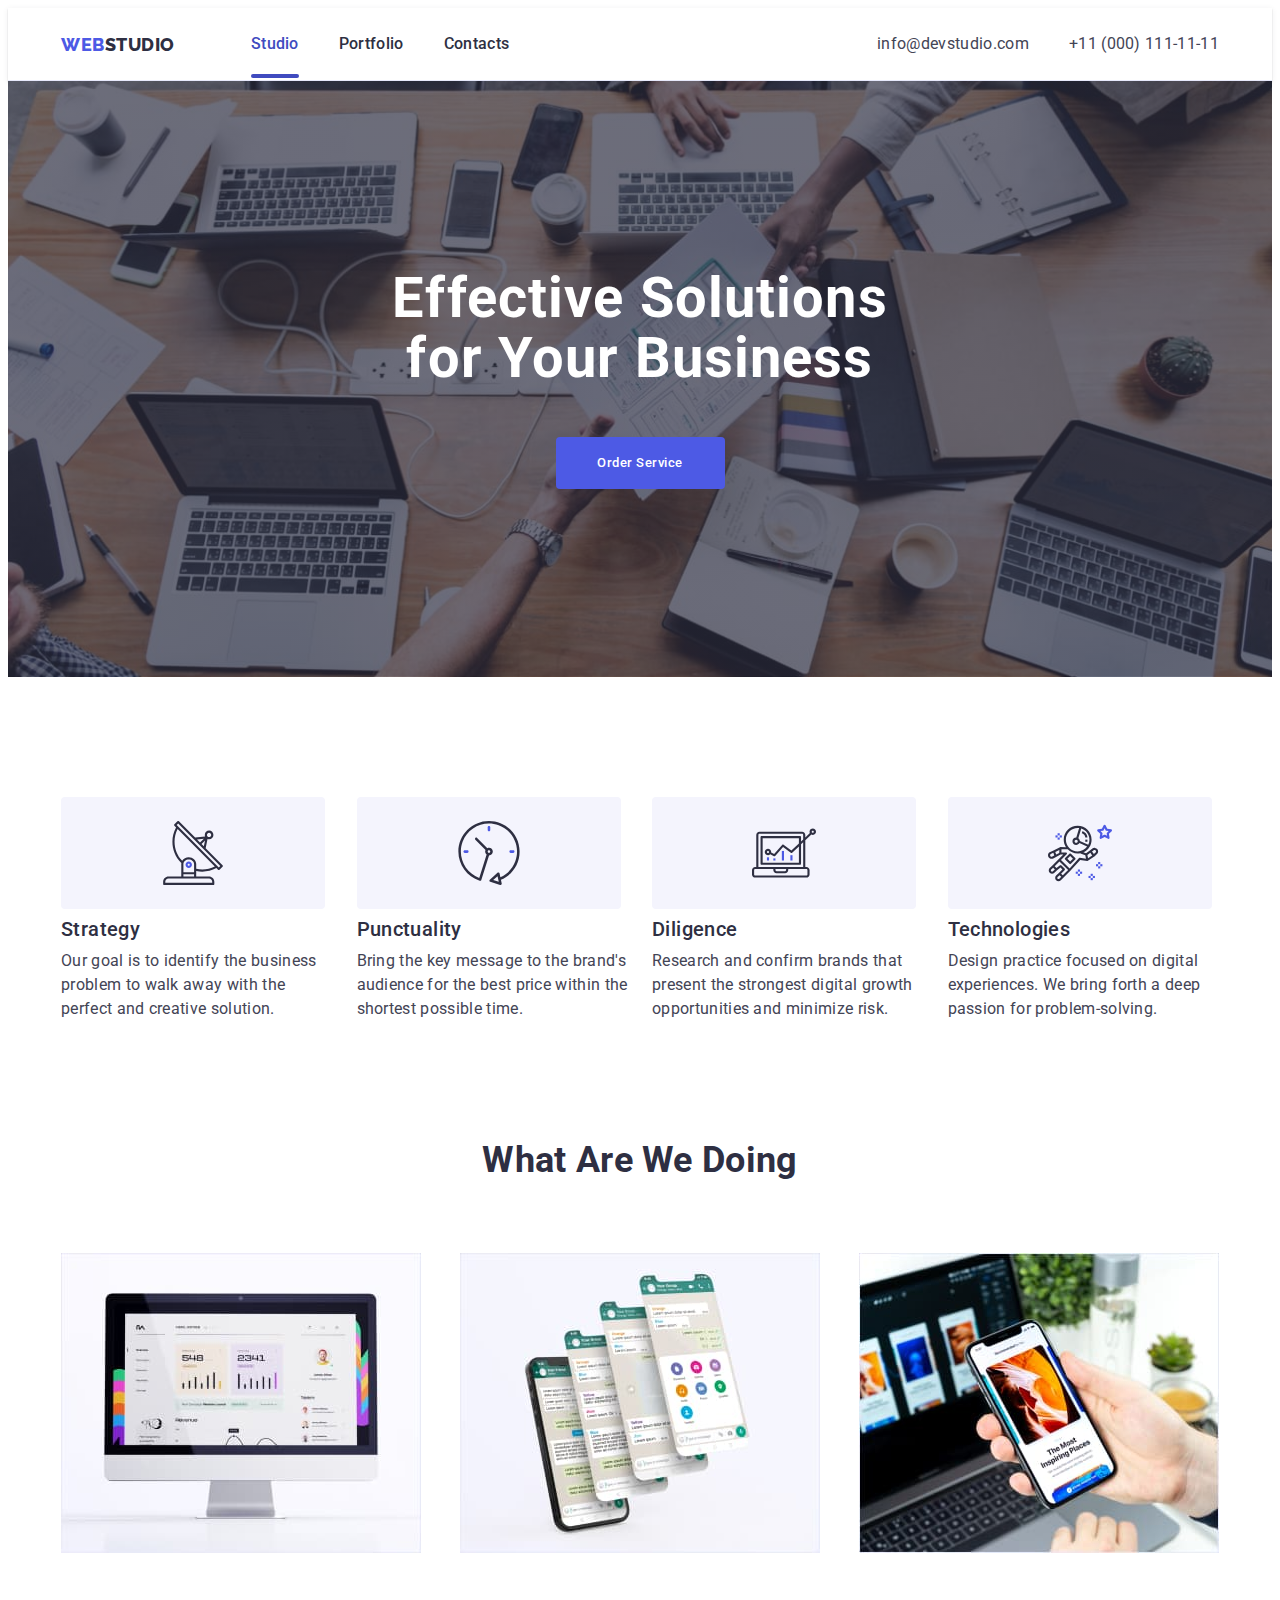
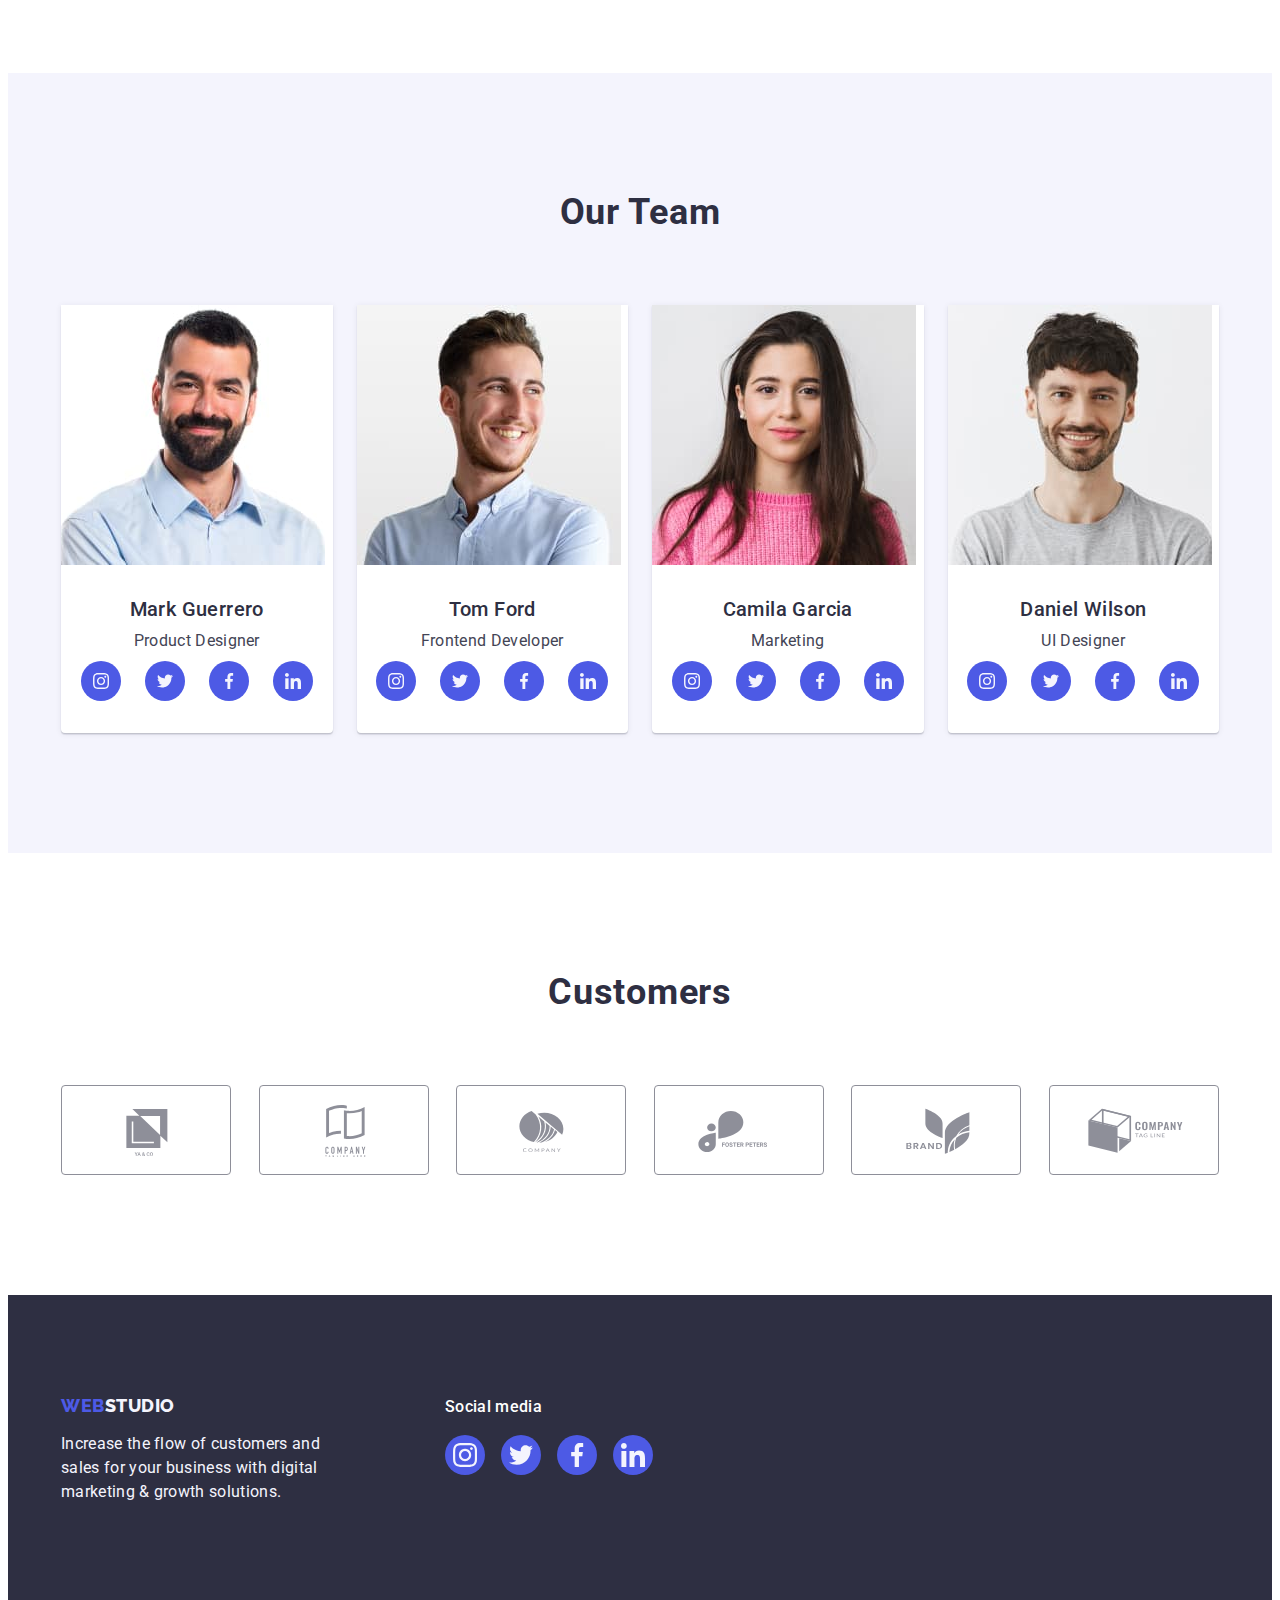
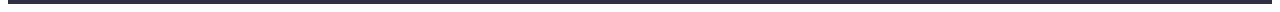
<file: index.html>
<!DOCTYPE html>
<html lang="en">
  <head>
    <meta charset="UTF-8" />
    <meta http-equiv="X-UA-Compatible" content="IE=edge" />
    <meta name="viewport" content="width=device-width, initial-scale=1.0" />
    <link rel="preconnect" href="https://fonts.googleapis.com" />
    <link rel="preconnect" href="https://fonts.gstatic.com" crossorigin />
    <link
      href="https://fonts.googleapis.com/css2?family=Raleway:wght@800&family=Roboto:wght@400;500;700;900&display=swap"
      rel="stylesheet"
    />

    <title>WebStudio</title>
    <link
      rel="stylesheet"
      href="https://cdnjs.cloudflare.com/ajax/libs/modern-normalize/2.0.0/modern-normalize.min.css"
      integrity="sha512-4xo8blKMVCiXpTaLzQSLSw3KFOVPWhm/TRtuPVc4WG6kUgjH6J03IBuG7JZPkcWMxJ5huwaBpOpnwYElP/m6wg=="
      crossorigin="anonymous"
      referrerpolicy="no-referrer"
    />
    <link rel="stylesheet" href="./css/styles.css" />
  </head>

  <body>
    <!-- ------------ HEADER -------------------- -->
    <header class="header">
      <div class="container header-container">
        <nav class="header-list">
          <a href="./index.html" class="header-logo link"
            >Web<span class="header-logo-span">Studio</span></a
          >
          <ul class="header-menu list">
            <li>
              <a href="./index.html" class="header-menu-link link current"
                >Studio</a
              >
            </li>
            <li>
              <a href="./portfolio.html" class="header-menu-link link"
                >Portfolio</a
              >
            </li>
            <li>
              <a href="" class="header-menu-link link">Contacts</a>
            </li>
          </ul>
        </nav>

        <address class="header-address">
          <ul class="header-address-list list">
            <li>
              <a
                href="mailto:info@devstudio.com"
                class="header-address-item link"
                >info@devstudio.com</a
              >
            </li>
            <li>
              <a href="tel:+110001111111" class="header-address-item link"
                >+11 (000) 111-11-11</a
              >
            </li>
          </ul>
        </address>
      </div>
    </header>

    <main>
      <!-- ------------------HERO--------------------- -->
      <section class="hero">
        <div class="container">
          <h1 class="hero-title">Effective Solutions for Your Business</h1>
          <button type="button" class="hero-button" data-modal-open>
            Order Service
          </button>
        </div>
      </section>
      <!-- ---------------BENEFITS---------------------------------- -->
      <section class="benefits">
        <div class="container benefits-container">
          <h2 class="benefits-title visually-hidden">Benefits</h2>
          <ul class="benefits-list list">
            <li class="benefits-item">
              <div class="benefits-item-block">
                <svg class="benefits-item-icon" width="64" height="64">
                  <use href="./images/icons.svg#icon-antenna"></use>
                </svg>
              </div>
              <h3 class="benefits-subtitle">Strategy</h3>
              <p class="benefits-item-text">
                Our goal is to identify the business problem to walk away with
                the perfect and creative solution.
              </p>
            </li>
            <li class="benefits-item">
              <div class="benefits-item-block">
                <svg class="benefits-item-icon" width="64" height="64">
                  <use href="./images/icons.svg#icon-clock"></use>
                </svg>
              </div>
              <h3 class="benefits-subtitle">Punctuality</h3>
              <p class="benefits-item-text">
                Bring the key message to the brand's audience for the best price
                within the shortest possible time.
              </p>
            </li>
            <li class="benefits-item">
              <div class="benefits-item-block">
                <svg class="benefits-item-icon" width="64" height="64">
                  <use href="./images/icons.svg#icon-diagram"></use>
                </svg>
              </div>
              <h3 class="benefits-subtitle">Diligence</h3>
              <p class="benefits-item-text">
                Research and confirm brands that present the strongest digital
                growth opportunities and minimize risk.
              </p>
            </li>
            <li class="benefits-item">
              <div class="benefits-item-block">
                <svg class="benefits-item-icon" width="64" height="64">
                  <use href="./images/icons.svg#icon-astronaut"></use>
                </svg>
              </div>
              <h3 class="benefits-subtitle">Technologies</h3>
              <p class="benefits-item-text">
                Design practice focused on digital experiences. We bring forth a
                deep passion for problem-solving.
              </p>
            </li>
          </ul>
        </div>
      </section>
      <!-- ------------------------ WORKS-------------------------------- -->
      <section class="works">
        <div class="container works-container">
          <h2 class="works-title">What are we doing</h2>
          <ul class="works-list list">
            <li class="works-list-item">
              <img
                src="./images/img-1.jpg"
                alt="browser on desktop"
                width="360"
                height="300"
              />
            </li>
            <li class="works-list-item">
              <img
                src="./images/img-2.jpg"
                alt="phone application"
                width="360"
                height="300"
              />
            </li>
            <li class="works-list-item">
              <img
                src="./images/img-3.jpg"
                alt="for telephone and computer"
                width="360"
                height="300"
              />
            </li>
          </ul>
        </div>
      </section>
      <!-- ---------------------------TEAM------------------------------ -->
      <section class="team">
        <div class="container team-container">
          <h2 class="team-title">Our Team</h2>
          <ul class="team-list list">
            <li class="team-item">
              <img
                src="./images/team-1.jpg"
                alt="Mark Guerrero`s photo"
                width="264"
              />
              <div class="teammate-name">
                <h3 class="team-subtitle">Mark Guerrero</h3>
                <p class="team-text">Product Designer</p>
                <ul class="team-soc-list">
                  <li class="team-soc-item">
                    <a
                      href=""
                      aria-label="instagram"
                      target="_blank"
                      rel="noopener noreferrer"
                      class="team-soc-link"
                    >
                      <svg class="team-soc-icon" width="16" height="16">
                        <use href="./images/icons.svg#icon-instagram"></use>
                      </svg>
                    </a>
                  </li>
                  <li class="team-soc-item">
                    <a
                      href=""
                      aria-label="twitter"
                      target="_blank"
                      rel="noopener noreferrer"
                      class="team-soc-link"
                    >
                      <svg class="team-soc-icon" width="16" height="16">
                        <use href="./images/icons.svg#icon-twitter"></use>
                      </svg>
                    </a>
                  </li>
                  <li class="team-soc-item">
                    <a
                      href=""
                      aria-label="facebook"
                      target="_blank"
                      rel="noopener noreferrer"
                      class="team-soc-link"
                    >
                      <svg class="team-soc-icon" width="16" height="16">
                        <use href="./images/icons.svg#icon-facebook"></use>
                      </svg>
                    </a>
                  </li>
                  <li class="team-soc-item">
                    <a
                      href=""
                      aria-label="linkedin"
                      target="_blank"
                      rel="noopener noreferrer"
                      class="team-soc-link"
                    >
                      <svg class="team-soc-icon" width="16" height="16">
                        <use href="./images/icons.svg#icon-linkedin"></use>
                      </svg>
                    </a>
                  </li>
                </ul>
              </div>
            </li>
            <!-- ---------------------------------- -->
            <li class="team-item">
              <img
                src="./images/team-2.jpg"
                alt="Tom Ford`s photo"
                width="264"
              />
              <div class="teammate-name">
                <h3 class="team-subtitle">Tom Ford</h3>
                <p class="team-text">Frontend Developer</p>
                <ul class="team-soc-list">
                  <li class="team-soc-item">
                    <a
                      href=""
                      aria-label="instagram"
                      target="_blank"
                      rel="noopener noreferrer"
                      class="team-soc-link"
                    >
                      <svg class="team-soc-icon" width="16" height="16">
                        <use href="./images/icons.svg#icon-instagram"></use>
                      </svg>
                    </a>
                  </li>
                  <li class="team-soc-item">
                    <a
                      href=""
                      aria-label="twitter"
                      target="_blank"
                      rel="noopener noreferrer"
                      class="team-soc-link"
                    >
                      <svg class="team-soc-icon" width="16" height="16">
                        <use href="./images/icons.svg#icon-twitter"></use>
                      </svg>
                    </a>
                  </li>
                  <li class="team-soc-item">
                    <a
                      href=""
                      aria-label="facebook"
                      target="_blank"
                      rel="noopener noreferrer"
                      class="team-soc-link"
                    >
                      <svg class="team-soc-icon" width="16" height="16">
                        <use href="./images/icons.svg#icon-facebook"></use>
                      </svg>
                    </a>
                  </li>
                  <li class="team-soc-item">
                    <a
                      href=""
                      aria-label="linkedin"
                      target="_blank"
                      rel="noopener noreferrer"
                      class="team-soc-link"
                    >
                      <svg class="team-soc-icon" width="16" height="16">
                        <use href="./images/icons.svg#icon-linkedin"></use>
                      </svg>
                    </a>
                  </li>
                </ul>
              </div>
              <!-- __________________________________________________________ -->
            </li>
            <li class="team-item">
              <img
                src="./images/team-3.jpg"
                alt="Camila Garcia`s photo"
                width="264"
              />
              <div class="teammate-name">
                <h3 class="team-subtitle">Camila Garcia</h3>
                <p class="team-text">Marketing</p>
                <ul class="team-soc-list">
                  <li class="team-soc-item">
                    <a
                      href=""
                      aria-label="instagram"
                      target="_blank"
                      rel="noopener noreferrer"
                      class="team-soc-link"
                    >
                      <svg class="team-soc-icon" width="16" height="16">
                        <use href="./images/icons.svg#icon-instagram"></use>
                      </svg>
                    </a>
                  </li>
                  <li class="team-soc-item">
                    <a
                      href=""
                      aria-label="twitter"
                      target="_blank"
                      rel="noopener noreferrer"
                      class="team-soc-link"
                    >
                      <svg class="team-soc-icon" width="16" height="16">
                        <use href="./images/icons.svg#icon-twitter"></use>
                      </svg>
                    </a>
                  </li>
                  <li class="team-soc-item">
                    <a
                      href=""
                      aria-label="facebook"
                      target="_blank"
                      rel="noopener noreferrer"
                      class="team-soc-link"
                    >
                      <svg class="team-soc-icon" width="16" height="16">
                        <use href="./images/icons.svg#icon-facebook"></use>
                      </svg>
                    </a>
                  </li>
                  <li class="team-soc-item">
                    <a
                      href=""
                      aria-label="linkedin"
                      target="_blank"
                      rel="noopener noreferrer"
                      class="team-soc-link"
                    >
                      <svg class="team-soc-icon" width="16" height="16">
                        <use href="./images/icons.svg#icon-linkedin"></use>
                      </svg>
                    </a>
                  </li>
                </ul>
              </div>
              <!-- ____________________________________________________________ -->
            </li>
            <li class="team-item">
              <img
                src="./images/team-4.jpg"
                alt="Daniel Wilson`s photo"
                width="264"
              />
              <div class="teammate-name">
                <h3 class="team-subtitle">Daniel Wilson</h3>
                <p class="team-text">UI Designer</p>
                <ul class="team-soc-list">
                  <li class="team-soc-item">
                    <a
                      href=""
                      aria-label="instagram"
                      target="_blank"
                      rel="noopener noreferrer"
                      class="team-soc-link"
                    >
                      <svg class="team-soc-icon" width="16" height="16">
                        <use href="./images/icons.svg#icon-instagram"></use>
                      </svg>
                    </a>
                  </li>
                  <li class="team-soc-item">
                    <a
                      href=""
                      aria-label="twitter"
                      target="_blank"
                      rel="noopener noreferrer"
                      class="team-soc-link"
                    >
                      <svg class="team-soc-icon" width="16" height="16">
                        <use href="./images/icons.svg#icon-twitter"></use>
                      </svg>
                    </a>
                  </li>
                  <li class="team-soc-item">
                    <a
                      href=""
                      aria-label="facebook"
                      target="_blank"
                      rel="noopener noreferrer"
                      class="team-soc-link"
                    >
                      <svg class="team-soc-icon" width="16" height="16">
                        <use href="./images/icons.svg#icon-facebook"></use>
                      </svg>
                    </a>
                  </li>
                  <li class="team-soc-item">
                    <a
                      href=""
                      aria-label="linkedin"
                      target="_blank"
                      rel="noopener noreferrer"
                      class="team-soc-link"
                    >
                      <svg class="team-soc-icon" width="16" height="16">
                        <use href="./images/icons.svg#icon-linkedin"></use>
                      </svg>
                    </a>
                  </li>
                </ul>
              </div>
              <!-- ____________________________________ -->
            </li>
          </ul>
        </div>
      </section>
      <!--------------------- CUSTOMERS ------------------------>
      <section class="customers">
        <div class="container">
          <h2 class="customers-title">Customers</h2>
          <ul class="customers-list">
            <li class="customers-item">
              <a
                href=""
                class="customers-item-link"
                target="_blank"
                rel="noopener noreferrer"
              >
                <svg class="customers-item-icon" width="104" height="56">
                  <use href="./images/icons.svg#icon-logo-1"></use>
                </svg>
              </a>
            </li>
            <li class="customers-item">
              <a
                href=""
                class="customers-item-link"
                target="_blank"
                rel="noopener noreferrer"
              >
                <svg class="customers-item-icon" width="104" height="56">
                  <use href="./images/icons.svg#icon-logo-2"></use></svg
              ></a>
            </li>
            <li class="customers-item">
              <a
                href=""
                class="customers-item-link"
                target="_blank"
                rel="noopener noreferrer"
              >
                <svg class="customers-item-icon" width="104" height="56">
                  <use href="./images/icons.svg#icon-logo-3"></use></svg
              ></a>
            </li>
            <li class="customers-item">
              <a
                href=""
                class="customers-item-link"
                target="_blank"
                rel="noopener noreferrer"
              >
                <svg class="customers-item-icon" width="104" height="56">
                  <use href="./images/icons.svg#icon-logo-4"></use></svg
              ></a>
            </li>
            <li class="customers-item">
              <a
                href=""
                class="customers-item-link"
                target="_blank"
                rel="noopener noreferrer"
              >
                <svg class="customers-item-icon" width="104" height="56">
                  <use href="./images/icons.svg#icon-logo-5"></use></svg
              ></a>
            </li>
            <li class="customers-item">
              <a
                href=""
                class="customers-item-link"
                target="_blank"
                rel="noopener noreferrer"
              >
                <svg class="customers-item-icon" width="104" height="56">
                  <use href="./images/icons.svg#icon-logo-6"></use></svg
              ></a>
            </li>
          </ul>
        </div>
      </section>
    </main>
    <!-- -------------------FOOTER--------------------- -->
    <footer class="footer">
      <div class="container footer-container">
        <div class="footer-general">
          <a href="./index.html" class="footer-logo link"
            >Web<span class="footer-logo-span">Studio</span></a
          >
          <p class="footer-text">
            Increase the flow of customers and sales for your business with
            digital marketing & growth solutions.
          </p>
        </div>

        <div class="footer-social">
          <p class="footer-social-text">Social media</p>
          <ul class="footer-soc-list">
            <li class="footer-soc-item">
              <a
                href=""
                aria-label="instagram"
                target="_blank"
                rel="noopener noreferrer"
                class="footer-soc-link"
              >
                <svg class="footer-soc-icon" width="24" height="24">
                  <use href="./images/icons.svg#icon-instagram"></use>
                </svg>
              </a>
            </li>
            <li class="footer-soc-item">
              <a
                href=""
                aria-label="twitter"
                target="_blank"
                rel="noopener noreferrer"
                class="footer-soc-link"
              >
                <svg class="footer-soc-icon" width="24" height="24">
                  <use href="./images/icons.svg#icon-twitter"></use>
                </svg>
              </a>
            </li>
            <li class="footer-soc-item">
              <a
                href=""
                aria-label="facebook"
                target="_blank"
                rel="noopener noreferrer"
                class="footer-soc-link"
              >
                <svg class="footer-soc-icon" width="24" height="24">
                  <use href="./images/icons.svg#icon-facebook"></use>
                </svg>
              </a>
            </li>
            <li class="footer-soc-item">
              <a
                href=""
                aria-label="linkedin"
                target="_blank"
                rel="noopener noreferrer"
                class="footer-soc-link"
              >
                <svg class="footer-soc-icon" width="24" height="24">
                  <use href="./images/icons.svg#icon-linkedin"></use>
                </svg>
              </a>
            </li>
          </ul>
        </div>
      </div>
    </footer>
    <div class="backdrop is-hidden" data-modal>
      <div class="modal">
        <button type="button" class="modal-button" data-modal-close>
          <svg width="8" height="8" class="modal-button-icon">
            <use href="./images/icons.svg#icon-close-cross"></use>
          </svg>
        </button>
      </div>
    </div>
    <script src="./js/modal.js"></script>
  </body>
</html>
</file>
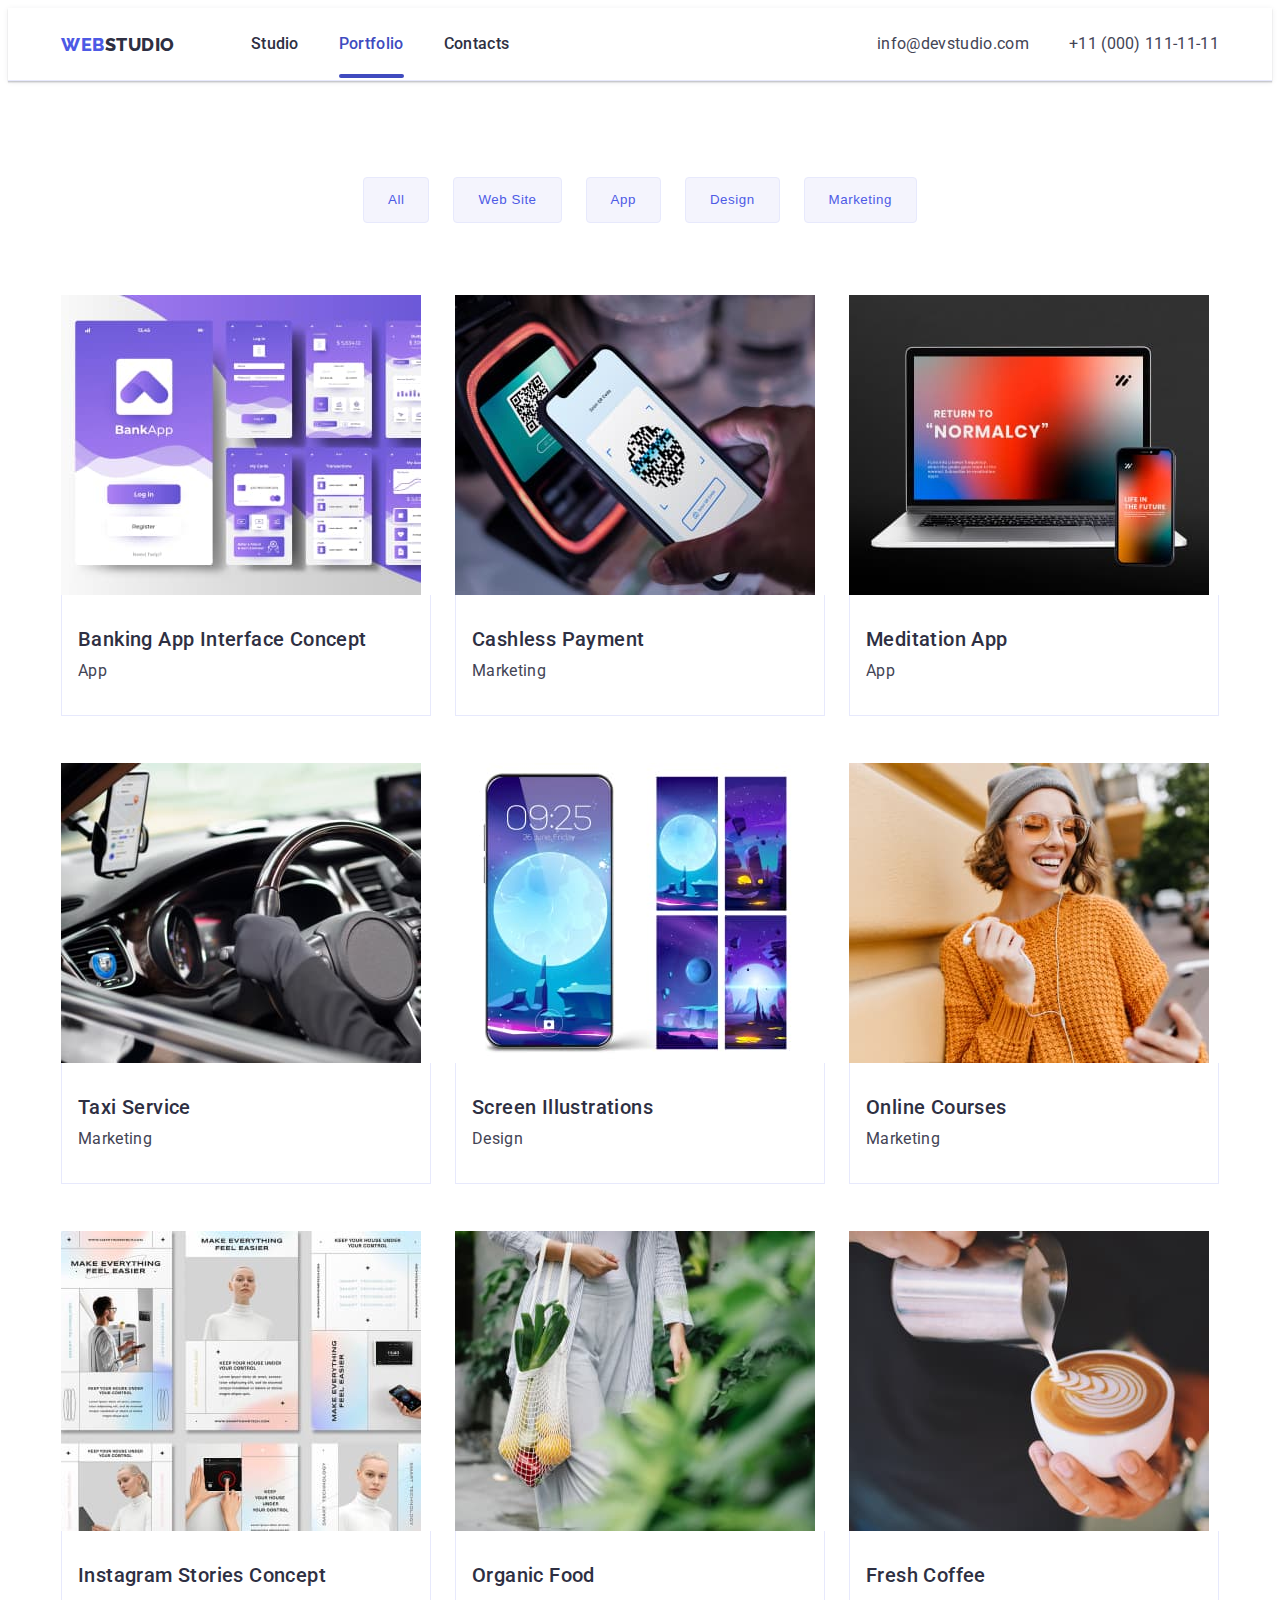
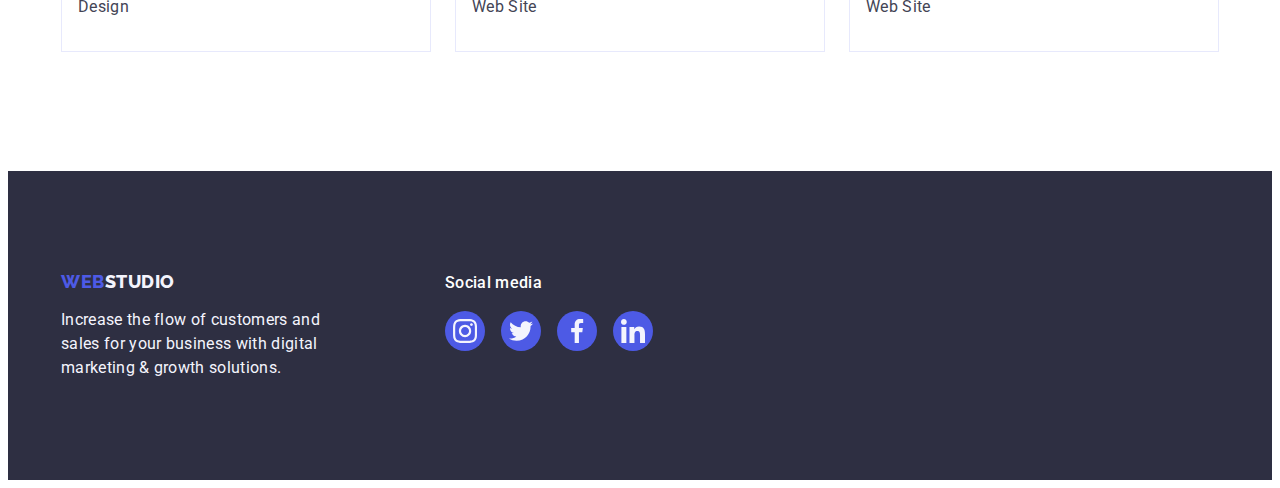
<file: portfolio.html>
<!DOCTYPE html>
<html lang="en">
  <head>
    <meta charset="UTF-8" />
    <meta http-equiv="X-UA-Compatible" content="IE=edge" />
    <meta name="viewport" content="width=device-width, initial-scale=1.0" />
    <link rel="preconnect" href="https://fonts.googleapis.com" />
    <link rel="preconnect" href="https://fonts.gstatic.com" crossorigin />
    <link
      href="https://fonts.googleapis.com/css2?family=Raleway:wght@800&family=Roboto:wght@400;500;700;900&display=swap"
      rel="stylesheet"
    />

    <title>Portfolio WebStudio</title>
    <link
      rel="stylesheet"
      href="https://cdnjs.cloudflare.com/ajax/libs/modern-normalize/2.0.0/modern-normalize.min.css"
      integrity="sha512-4xo8blKMVCiXpTaLzQSLSw3KFOVPWhm/TRtuPVc4WG6kUgjH6J03IBuG7JZPkcWMxJ5huwaBpOpnwYElP/m6wg=="
      crossorigin="anonymous"
      referrerpolicy="no-referrer"
    />
    <link rel="stylesheet" href="./css/styles.css" />
  </head>

  <body>
    <header class="header">
      <div class="container header-container">
        <nav class="header-list">
          <a href="./index.html" class="header-logo link"
            >Web<span class="header-logo-span">Studio</span></a
          >
          <ul class="header-menu list">
            <li>
              <a href="./index.html" class="header-menu-link link">Studio</a>
            </li>
            <li>
              <a href="./portfolio.html" class="header-menu-link link current"
                >Portfolio</a
              >
            </li>
            <li>
              <a href="" class="header-menu-link link">Contacts</a>
            </li>
          </ul>
        </nav>

        <address class="header-address">
          <ul class="header-address-list list">
            <li>
              <a
                href="mailto:info@devstudio.com"
                class="header-address-item link"
                >info@devstudio.com</a
              >
            </li>
            <li>
              <a href="tel:+110001111111" class="header-address-item link"
                >+11 (000) 111-11-11</a
              >
            </li>
          </ul>
        </address>
      </div>
    </header>

    <main>
      <section class="portfolio">
        <div class="container portfolio-container">
          <h1 class="portfolio-title visually-hidden">Our projects</h1>

          <ul class="portfolio-list list">
            <li class="portfolio-list-item">
              <button type="button" class="portfolio-button">All</button>
            </li>
            <li class="portfolio-list-item">
              <button type="button" class="portfolio-button">Web Site</button>
            </li>
            <li class="portfolio-list-item">
              <button type="button" class="portfolio-button">App</button>
            </li>
            <li class="portfolio-list-item">
              <button type="button" class="portfolio-button">Design</button>
            </li>
            <li class="portfolio-list-item">
              <button type="button" class="portfolio-button">Marketing</button>
            </li>
          </ul>

          <ul class="projects list">
            <li class="projects-item">
              <a href="" class="projects-link link">
                <div class="portfolio-cover">
                  <img
                    src="./images/port-1.jpg"
                    alt="App interface"
                    width="360"
                    height="300"
                  />
                  <p class="portfolio-cover-text">
                    14 Stylish and User-Friendly App Design Concepts · Task
                    Manager App · Calorie Tracker App · Exotic Fruit Ecommerce
                    App · Cloud Storage App
                  </p>
                </div>
                <div class="projects-text-cont">
                  <h2 class="projects-title">Banking App Interface Concept</h2>
                  <p class="projects-text">App</p>
                </div>
              </a>
            </li>

            <li class="projects-item">
              <a href="" class="projects-link link">
                <div class="portfolio-cover">
                  <img
                    src="./images/port-2.jpg"
                    alt="Cashless payment"
                    width="360"
                    height="300"
                  />
                  <p class="portfolio-cover-text">
                    14 Stylish and User-Friendly App Design Concepts · Task
                    Manager App · Calorie Tracker App · Exotic Fruit Ecommerce
                    App · Cloud Storage App
                  </p>
                </div>
                <div class="projects-text-cont">
                  <h2 class="projects-title">Cashless Payment</h2>
                  <p class="projects-text">Marketing</p>
                </div>
              </a>
            </li>

            <li class="projects-item">
              <a href="" class="projects-link link">
                <div class="portfolio-cover">
                  <img
                    src="./images/port-3.jpg"
                    alt="Telephone and computer App"
                    width="360"
                    height="300"
                  />
                  <p class="portfolio-cover-text">
                    14 Stylish and User-Friendly App Design Concepts · Task
                    Manager App · Calorie Tracker App · Exotic Fruit Ecommerce
                    App · Cloud Storage App
                  </p>
                </div>
                <div class="projects-text-cont">
                  <h2 class="projects-title">Meditation App</h2>
                  <p class="projects-text">App</p>
                </div>
              </a>
            </li>
            <li class="projects-item">
              <a href="" class="projects-link link">
                <div class="portfolio-cover">
                  <img
                    src="./images/port-4.jpg"
                    alt="Inside car"
                    width="360"
                    height="300"
                  />
                  <p class="portfolio-cover-text">
                    14 Stylish and User-Friendly App Design Concepts · Task
                    Manager App · Calorie Tracker App · Exotic Fruit Ecommerce
                    App · Cloud Storage App
                  </p>
                </div>
                <div class="projects-text-cont">
                  <h2 class="projects-title">Taxi Service</h2>
                  <p class="projects-text">Marketing</p>
                </div>
              </a>
            </li>
            <li class="projects-item">
              <a href="" class="projects-link link">
                <div class="portfolio-cover">
                  <img
                    src="./images/port-5.jpg"
                    alt="Walpapers and themes for desktop"
                    width="360"
                    height="300"
                  />
                  <p class="portfolio-cover-text">
                    14 Stylish and User-Friendly App Design Concepts · Task
                    Manager App · Calorie Tracker App · Exotic Fruit Ecommerce
                    App · Cloud Storage App
                  </p>
                </div>
                <div class="projects-text-cont">
                  <h2 class="projects-title">Screen Illustrations</h2>
                  <p class="projects-text">Design</p>
                </div>
              </a>
            </li>
            <li class="projects-item">
              <a href="" class="projects-link link">
                <div class="portfolio-cover">
                  <img
                    src="./images/port-6.jpg"
                    alt="Girl with telephone"
                    width="360"
                    height="300"
                  />
                  <p class="portfolio-cover-text">
                    14 Stylish and User-Friendly App Design Concepts · Task
                    Manager App · Calorie Tracker App · Exotic Fruit Ecommerce
                    App · Cloud Storage App
                  </p>
                </div>
                <div class="projects-text-cont">
                  <h2 class="projects-title">Online Courses</h2>
                  <p class="projects-text">Marketing</p>
                </div>
              </a>
            </li>
            <li class="projects-item">
              <a href="" class="projects-link link">
                <div class="portfolio-cover">
                  <img
                    src="./images/port-7.jpg"
                    alt="Designs for stories"
                    width="360"
                    height="300"
                  />
                  <p class="portfolio-cover-text">
                    14 Stylish and User-Friendly App Design Concepts · Task
                    Manager App · Calorie Tracker App · Exotic Fruit Ecommerce
                    App · Cloud Storage App
                  </p>
                </div>
                <div class="projects-text-cont">
                  <h2 class="projects-title">Instagram Stories Concept</h2>
                  <p class="projects-text">Design</p>
                </div>
              </a>
            </li>
            <li class="projects-item">
              <a href="" class="projects-link link">
                <div class="portfolio-cover">
                  <img
                    src="./images/port-8.jpg"
                    alt="Girl with shopper"
                    width="360"
                    height="300"
                  />
                  <p class="portfolio-cover-text">
                    14 Stylish and User-Friendly App Design Concepts · Task
                    Manager App · Calorie Tracker App · Exotic Fruit Ecommerce
                    App · Cloud Storage App
                  </p>
                </div>
                <div class="projects-text-cont">
                  <h2 class="projects-title">Organic Food</h2>
                  <p class="projects-text">Web Site</p>
                </div>
              </a>
            </li>
            <li class="projects-item">
              <a href="" class="projects-link link">
                <div class="portfolio-cover">
                  <img
                    src="./images/port-9.jpg"
                    alt="Cup of coffee"
                    width="360"
                    height="300"
                  />
                  <p class="portfolio-cover-text">
                    14 Stylish and User-Friendly App Design Concepts · Task
                    Manager App · Calorie Tracker App · Exotic Fruit Ecommerce
                    App · Cloud Storage App
                  </p>
                </div>
                <div class="projects-text-cont">
                  <h2 class="projects-title">Fresh Coffee</h2>
                  <p class="projects-text">Web Site</p>
                </div>
              </a>
            </li>
          </ul>
        </div>
      </section>
    </main>

    <footer class="footer">
      <div class="container footer-container">
        <div class="footer-general">
          <a href="./index.html" class="footer-logo link"
            >Web<span class="footer-logo-span">Studio</span></a
          >
          <p class="footer-text">
            Increase the flow of customers and sales for your business with
            digital marketing & growth solutions.
          </p>
        </div>

        <div class="footer-social">
          <p class="footer-social-text">Social media</p>
          <ul class="footer-soc-list">
            <li class="footer-soc-item">
              <a
                href=""
                aria-label="instagram"
                target="_blank"
                rel="noopener noreferrer"
                class="footer-soc-link"
              >
                <svg class="footer-soc-icon" width="24" height="24">
                  <use href="./images/icons.svg#icon-instagram"></use>
                </svg>
              </a>
            </li>
            <li class="footer-soc-item">
              <a
                href=""
                aria-label="twitter"
                target="_blank"
                rel="noopener noreferrer"
                class="footer-soc-link"
              >
                <svg class="footer-soc-icon" width="24" height="24">
                  <use href="./images/icons.svg#icon-twitter"></use>
                </svg>
              </a>
            </li>
            <li class="footer-soc-item">
              <a
                href=""
                aria-label="facebook"
                target="_blank"
                rel="noopener noreferrer"
                class="footer-soc-link"
              >
                <svg class="footer-soc-icon" width="24" height="24">
                  <use href="./images/icons.svg#icon-facebook"></use>
                </svg>
              </a>
            </li>
            <li class="footer-soc-item">
              <a
                href=""
                aria-label="linkedin"
                target="_blank"
                rel="noopener noreferrer"
                class="footer-soc-link"
              >
                <svg class="footer-soc-icon" width="24" height="24">
                  <use href="./images/icons.svg#icon-linkedin"></use>
                </svg>
              </a>
            </li>
          </ul>
        </div>
      </div>
    </footer>
  </body>
</html>
</file>
<file: css/styles.css>
:root {
  --logo-footer: #f4f4fd;
  --logo-color-main: #4d5ae5;
  --hero-sect-color: #ffffff;
  --notmain-color: #2e2f42;
  --footer-color-logotext: #f4f4fd;
  --main-color: #434455;
  --button-color: #e7e9fc;
  --hover-focus-color: #404bbf;
  --hover-focus-bgc: #31d0aa;
  --customers-color: #8e8f99;
  --transition-effect: 250ms cubic-bezier(0.4, 0, 0.2, 1);
}

body {
  font-family: Roboto, sans-serif;
  font-style: normal;
  font-weight: 400;
  font-size: 16px;
  line-height: 1.5;
  letter-spacing: 0.02em;
  color: #434455;
  background-color: #ffffff;
}
p,
h1,
h2,
h3,
h4,
h5,
h6 {
  margin-top: 0;
  margin-bottom: 0;
}
ul {
  list-style-type: none;
  margin-top: 0;
  margin-bottom: 0;
  padding-left: 0;
  list-style: none;
}
img {
  display: block;
}
.container {
  width: 100%;
  width: 1158px;
  padding-left: 15px;
  padding-right: 15px;
  margin: 0 auto;
}
.visually-hidden {
  position: absolute;
  width: 1px;
  height: 1px;
  margin: -1px;
  border: 0;
  padding: 0;
  white-space: nowrap;
  clip-path: inset(100%);
  clip: rect(0 0 0 0);
  overflow: hidden;
}
/** ---------------------HEADER--------------------- */
.header-container {
  display: flex;
  align-items: center;
}
.header {
  border-bottom: 1px solid #e7e9fc;
  box-shadow: 0px 2px 1px rgba(46, 47, 66, 0.08),
    0px 1px 1px rgba(46, 47, 66, 0.16), 0px 1px 6px rgba(46, 47, 66, 0.08);
}
.header-list {
  display: flex;
  align-items: center;
}
.header-logo {
  font-family: 'Raleway', sans-serif;
  font-weight: 800;
  font-size: 18px;
  line-height: 1.17;
  letter-spacing: 0.03em;
  text-transform: uppercase;
  color: var(--logo-color-main);
  margin-right: 76px;
  display: flex;
  align-items: center;
  padding-top: 25.5px;
  padding-bottom: 25.5px;
}
.header-logo.link {
  text-decoration: none;
}
.header-logo-span {
  color: #2e2f42;
}
.header-menu {
  display: flex;
  gap: 40px;
  align-items: center;
}
.header-menu.list {
  list-style: none;
}
.header-menu-link {
  font-weight: 500;
  font-size: 16px;
  line-height: 1.5;
  letter-spacing: 0.02em;
  color: var(--notmain-color);
  padding: 24px 0;
  transition: color var(--transition-effect);
}

.header-menu-link.link {
  text-decoration: none;
}
.header-menu-link:hover,
.header-menu-link:focus {
  color: #404bbf;
}
.current {
  position: relative;
}
.current::after {
  content: '';
  position: absolute;
  width: 100%;
  height: 4px;
  background: #404bbf;
  border-radius: 2px;
  left: 0;
  bottom: -1px;
}
.header-menu-link.current {
  color: #404bbf;
}
.header-address {
  font-style: normal;
  margin-left: auto;
}
.header-address-list {
  display: flex;
  gap: 40px;
}
.header-address-list.list {
  list-style: none;
}
.header-address-item {
  font-style: normal;
  font-weight: 400;
  font-size: 16px;
  line-height: 24px;
  letter-spacing: 0.02em;
  color: var(--main-color);
  transition: color var(--transition-effect);
}
.header-address-item.link {
  text-decoration: none;
}
.header-address-item.link:hover,
.header-address-item.link:focus {
  color: #404bbf;
}
/** ---------------------HERO SECTION--------------------- */
.hero {
  padding: 188px 0;
  background-color: #2e2f42;
  background-image: linear-gradient(
      rgba(46, 47, 66, 0.7),
      rgba(46, 47, 66, 0.7)
    ),
    url(../images/people-office.jpg);
  background-repeat: no-repeat;
  background-position: center;
  background-size: cover;
  max-width: 1440px;
  margin: 0 auto;
}
.hero-container {
  padding: 188px 0;
}
.hero-title {
  font-weight: 700;
  font-size: 56px;
  line-height: 1.07;
  letter-spacing: 0.02em;
  color: var(--hero-sect-color);
  max-width: 496px;
  margin-right: auto;
  margin-left: auto;
  text-align: center;
  margin-bottom: 48px;
}
.hero-button {
  font-family: inherit;
  font-weight: 500;
  line-height: 1.5;
  letter-spacing: 0.04em;
  color: var(--hero-sect-color);
  background-color: #4d5ae5;
  cursor: pointer;
  padding: 16px 32px;
  border-radius: 4px;
  border: none;
  margin-right: auto;
  margin-left: auto;
  display: block;
  min-width: 169px;
  transition: background-color var(--transition-effect);
}
.hero-button:hover,
.hero-button:focus {
  background-color: #404bbf;
}

/** ---------------------BENEFITS SECTION--------------------- */
.benefits {
  padding: 120px 0;
}
.benefits-container {
}
.benefits-title {
  visibility: visually-hidden;
}
.benefits-list {
  display: flex;
  gap: 24px;
}
.benefits-item-block {
  width: 264px;
  height: 112px;
  background: #f4f4fd;
  border-radius: 4px;
  margin-bottom: 8px;
  display: flex;
  align-items: center;
  justify-content: center;
}
.benefits-item-icon {
}
.benefits-item {
  width: calc((100% - 72px) / 4);
}
.benefits-subtitle {
  font-weight: 500;
  font-size: 20px;
  line-height: 1.2;
  letter-spacing: 0.02em;
  color: var(--notmain-color);
  margin-bottom: 8px;
}
.benefits-item-text {
}

/** ---------------------WORKS--------------------- */
.works {
  padding-bottom: 120px;
}
.works-container {
}
.works-title {
  font-weight: 700;
  font-size: 36px;
  line-height: 1.11;
  text-transform: capitalize;
  text-align: center;
  color: var(--notmain-color);
  margin-bottom: 72px;
}
.works-list {
  display: flex;
  justify-content: space-between;
  gap: 24px;
}
.works-list.list {
  list-style: none;
}
/** ---------------------TEAM SECTION--------------------- */
.team {
  background-color: #f4f4fd;
  padding: 120px 0;
}
.team-container {
}
.team-title {
  font-weight: 700;
  font-size: 36px;
  line-height: 1.11;
  letter-spacing: 0.02em;
  text-transform: capitalize;
  text-align: center;
  color: var(--notmain-color);
  margin-bottom: 72px;
}
.team-list {
  display: flex;
  gap: 24px;
}
.team-list.list {
  list-style: none;
}
.team-item {
  background-color: #ffffff;
  box-shadow: 0px 1px 6px rgba(46, 47, 66, 0.08),
    0px 1px 1px rgba(46, 47, 66, 0.16), 0px 2px 1px rgba(46, 47, 66, 0.08);
  border-radius: 0px 0px 4px 4px;
  width: calc((100% - 72px) / 4);
}
.team-subtitle {
  font-weight: 500;
  font-size: 20px;
  line-height: 1.2;
  letter-spacing: 0.02em;
  color: var(--notmain-color);
  margin-bottom: 8px;
  text-align: center;
}
.team-text {
  text-align: center;
  margin-bottom: 8px;
}
.teammate-name {
  min-width: 232px;
  align-items: center;
  padding: 32px 0;
}
.team-soc-list {
  display: flex;
  gap: 24px;
  justify-content: center;
}
.team-soc-item {
  display: flex;
  align-items: center;
  justify-content: center;
}
.team-soc-link {
  width: 40px;
  height: 40px;
  background: var(--logo-color-main);
  border-radius: 50%;
  display: flex;
  align-items: center;
  justify-content: center;
  transition: background-color var(--transition-effect);
}
.team-soc-link:hover {
  background-color: #404bbf;
}
.team-soc-link:focus,
.team-soc-link:active {
  background-color: #404bbf;
}
.team-soc-icon {
  fill: var(--footer-color-logotext);
}

/** ---------------------CUSTOMERS--------------------- */
.customers {
  padding-top: 120px;
  padding-bottom: 120px;
}

.customers-title {
  font-weight: 700;
  font-size: 36px;
  line-height: 1.11;
  text-align: center;
  letter-spacing: 0.02em;
  text-transform: capitalize;
  color: var(--notmain-color);
  margin-bottom: 72px;
}
.customers-list {
  display: flex;
  gap: 24px;
  justify-content: space-between;
}
.customers-item {
}
.customers-item-link {
  width: 168px;
  height: 88px;
  radius: 4px;
  border: 1px solid var(--customers-color);
  color: var(--customers-color);
  border-radius: 4px;
  display: flex;
  align-items: center;
  justify-content: center;
  border-color: var(--customers-color);

  transition: border-color var(--transition-effect),
    color var(--transition-effect);
  /* transition: border-color var(--transition-effect); */
}
.customers-item-link:hover {
  color: #404bbf;
  border-color: #404bbf;
}
.customers-item-link:focus {
  color: #404bbf;
  border-color: #404bbf;
}
.customers-item-icon {
  fill: currentColor;
}

/* .customers-item-icon {
  fill: var(--customers-color);
  transition: fill var(--transition-effect);
}
.customers-item-link:hover .customers-item-icon,
.customers-item-link:focus .customers-item-icon {
  fill: var(--hover-focus-color);
} */
/** ---------------------FOOTER--------------------- */

.footer {
  background-color: #2e2f42;
  padding-bottom: 120px;
  padding: 100px 0;
}
.footer-container {
  display: flex;
  align-items: baseline;
}
.footer-general {
  margin-right: 120px;
}
.footer-logo {
  font-family: 'Raleway', sans-serif;
  font-weight: 800;
  font-size: 18px;
  line-height: 1.17;
  letter-spacing: 0.03em;
  text-transform: uppercase;
  color: var(--logo-color-main);
}
.footer-logo.link {
  text-decoration: none;
  display: inline-block;
  margin-bottom: 16px;
}
.footer-logo-span {
  color: #f4f4fd;
}
.footer-text {
  color: var(--footer-color-logotext);
  max-width: 264px;
}

.footer-social {
}
.footer-social-text {
  font-weight: 500;
  font-size: 16px;
  line-height: 1.5;
  letter-spacing: 0.02em;
  color: var(--hero-sect-color);
  margin-bottom: 16px;
}
.footer-soc-list {
  display: flex;
  gap: 16px;
}
.footer-soc-item {
}
.footer-soc-link {
  width: 40px;
  height: 40px;
  background-color: var(--logo-color-main);
  border-radius: 50%;
  display: flex;
  align-items: center;
  justify-content: center;
  transition: background-color var(--transition-effect);
}
.footer-soc-icon {
  fill: var(--logo-footer);
}

.footer-soc-link:hover,
.footer-soc-link:focus {
  background-color: #31d0aa;
}
/* 
.team-soc-link:focus {
  background-color: #31d0aa;
} */

/** ---------------------PORTFOLIO--------------------- */
.portfolio {
  padding-top: 96px;
  padding-bottom: 120px;
}
.portfolio-container {
}
.portfolio-title {
  .visually-hidden;
}
.portfolio-list {
  display: flex;
  justify-content: center;
  margin-bottom: 72px;
}
.portfolio-list.list {
  list-style: none;
}
.portfolio-list-item {
  margin-right: 24px;
}
.portfolio-list-item:last-child {
  margin-right: 0;
}
.buttons-container {
  margin-bottom: 72px;
}
.portfolio-button {
  font-weight: 500;
  line-height: 1.5;
  letter-spacing: 0.04em;
  color: #4d5ae5;
  cursor: pointer;
  background-color: #f4f4fd;
  padding: 12px 24px;
  border: 1px solid var(--button-color);
  border-radius: 4px;
  transition: color 250ms cubic-bezier(0.4, 0, 0.2, 1),
    background-color 250ms cubic-bezier(0.4, 0, 0.2, 1),
    border-color 250ms cubic-bezier(0.4, 0, 0.2, 1),
    box-shadow 250ms cubic-bezier(0.4, 0, 0.2, 1);
}
.portfolio-button:focus,
.portfolio-button:hover {
  color: #ffffff;
  background-color: #404bbf;
  border: 1px solid transparent;
  box-shadow: 0px 3px 1px rgba(0, 0, 0, 0.1), 0px 2px 1px rgba(0, 0, 0, 0.08),
    0px 2px 2px rgba(0, 0, 0, 0.12);
}
/** ---------------------PROJECTS--------------------- */

.projects {
  display: flex;
  flex-wrap: wrap;
  row-gap: 48px;
  column-gap: 24px;
}
.projects.list {
  list-style: none;
}
.projects-link {
  display: block;
}
.projects-link:hover {
  box-shadow: 0px 1px 6px rgba(46, 47, 66, 0.08),
    0px 1px 1px rgba(46, 47, 66, 0.16), 0px 2px 1px rgba(46, 47, 66, 0.08);
}

.projects-link:focus,
.projects-link:active {
  box-shadow: 0px 1px 6px rgba(46, 47, 66, 0.08),
    0px 1px 1px rgba(46, 47, 66, 0.16), 0px 2px 1px rgba(46, 47, 66, 0.08);
}
.projects-link.link {
  text-decoration: none;
}
.projects-link {
  transition: box-shadow 250ms cubic-bezier(0.4, 0, 0.2, 1);
}
.projects-item {
  width: 360px;
  height: 420px;
  width: calc((100% - 24px * 2) / 3);
  /* transition: box-shadow 250ms cubic-bezier(0.4, 0, 0.2, 1); */
}
.projects-text-cont {
  padding: 32px 16px;
  border: 1px solid var(--button-color);
  border-top: none;
}

.projects-title {
  font-weight: 500;
  font-size: 20px;
  line-height: 1.2;
  letter-spacing: 0.02em;
  color: var(--notmain-color);
  margin-bottom: 8px;
}
.projects-text {
  font-size: 16px;
  line-height: 1.5;
  letter-spacing: 0.02em;
  color: var(--main-color);
}
.portfolio-cover {
  position: relative;
  overflow: hidden;
}
.portfolio-cover-text {
  position: absolute;
  top: 0;
  left: 0;
  height: 100%;
  transform: translateY(100%);
  padding: 40px 32px;

  font-size: 16px;
  line-height: 1.5;
  letter-spacing: 0.02em;
  color: var(--footer-color-logotext);
  background-color: var(--logo-color-main);
  transition: transform var(--transition-effect);
}

.projects-link:hover .portfolio-cover-text {
  transform: translateY(0%);
}
.projects-link:focus .portfolio-cover-text {
  transform: translateY(0%);
}

/* ----------------------backdrop------------------ */
.backdrop {
  position: fixed;
  top: 0;
  z-index: 999;
  width: 100%;
  height: 100%;
  background-color: rgba(46, 47, 66, 0.4);
  transition: opacity var(--transition-effect),
    visibility var(--transition-effect);
}
.modal {
  position: absolute;
  top: 50%;
  left: 50%;
  transform: translate(-50%, -50%) scaleX(1);
  transition: transform var(--transition-effect);
  width: 408px;
  min-height: 584px;
  background-color: #fcfcfc;
  box-shadow: 0px 1px 1px rgba(0, 0, 0, 0.14), 0px 1px 3px rgba(0, 0, 0, 0.12),
    0px 2px 1px rgba(0, 0, 0, 0.2);
  border-radius: 4px;
}
.backdrop.is-hidden .modal {
  transform: translate(-50%, -50%) scaleX(0);
}

.modal-button {
  position: absolute;
  display: flex;
  align-items: center;
  justify-content: center;
  padding: 0;
  right: 24px;
  top: 24px;
  width: 24px;
  height: 24px;
  background-color: #e7e9fc;
  border: 1px solid rgba(0, 0, 0, 0.1);
  border-radius: 50%;
  cursor: pointer;

  transition: background-color 250ms cubic-bezier(0.4, 0, 0.2, 1),
    border 250ms cubic-bezier(0.4, 0, 0.2, 1);
}
.modal-button:hover {
  background-color: #404bbf;
  border: none;
  fill: #ffffff;
}
.modal-button:focus {
  background-color: #404bbf;
  border: none;
  fill: #ffffff;
}
.modal-button-icon {
  fill: #2e2f42;
  transition: fill 250ms cubic-bezier(0.4, 0, 0.2, 1);
}

.modal-button:hover .modal-button-icon {
  fill: #ffffff;
}
.modal-button:focus .modal-button-icon {
  fill: #ffffff;
}

/* .modal-button:hover {
  fill: #ffffff;
}
.modal-button:focus {
  fill: #ffffff;
} */
.is-hidden {
  visibility: hidden;
  opacity: 0;
  pointer-events: none;
}
</file>
